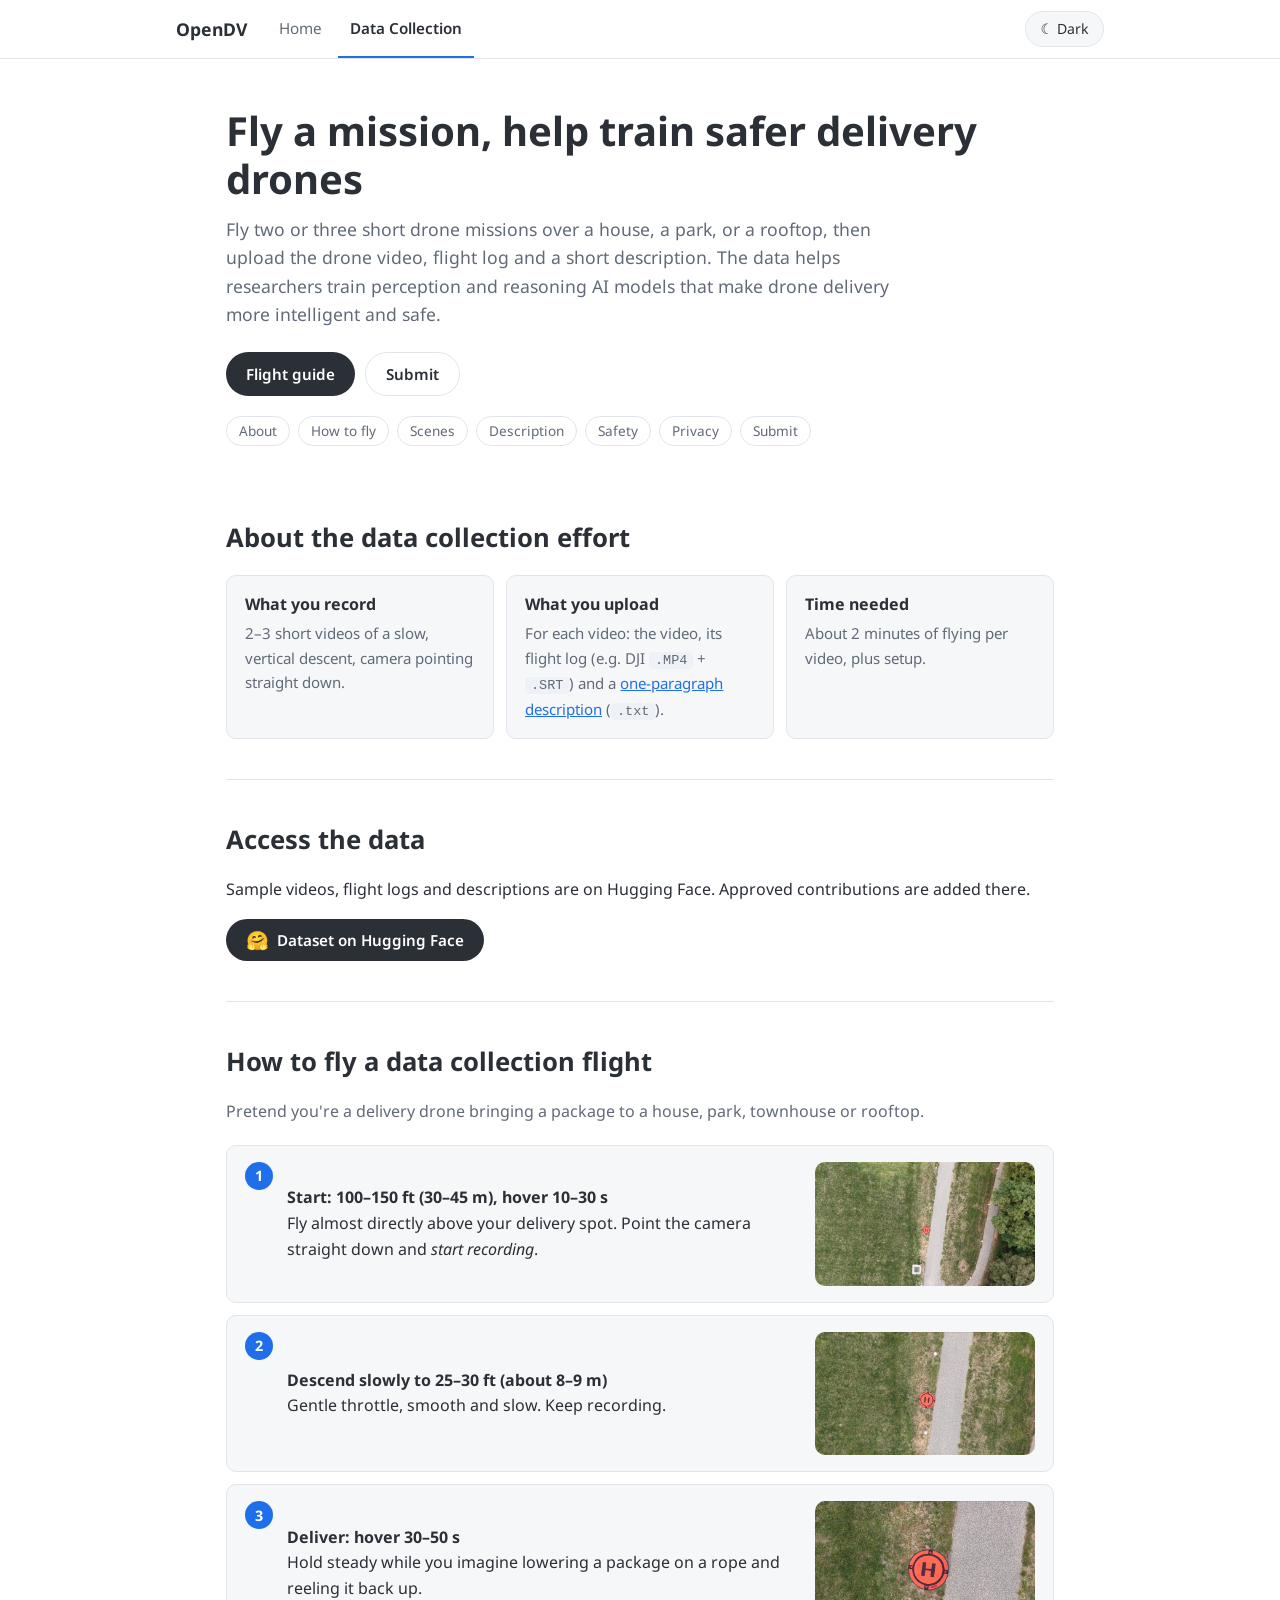
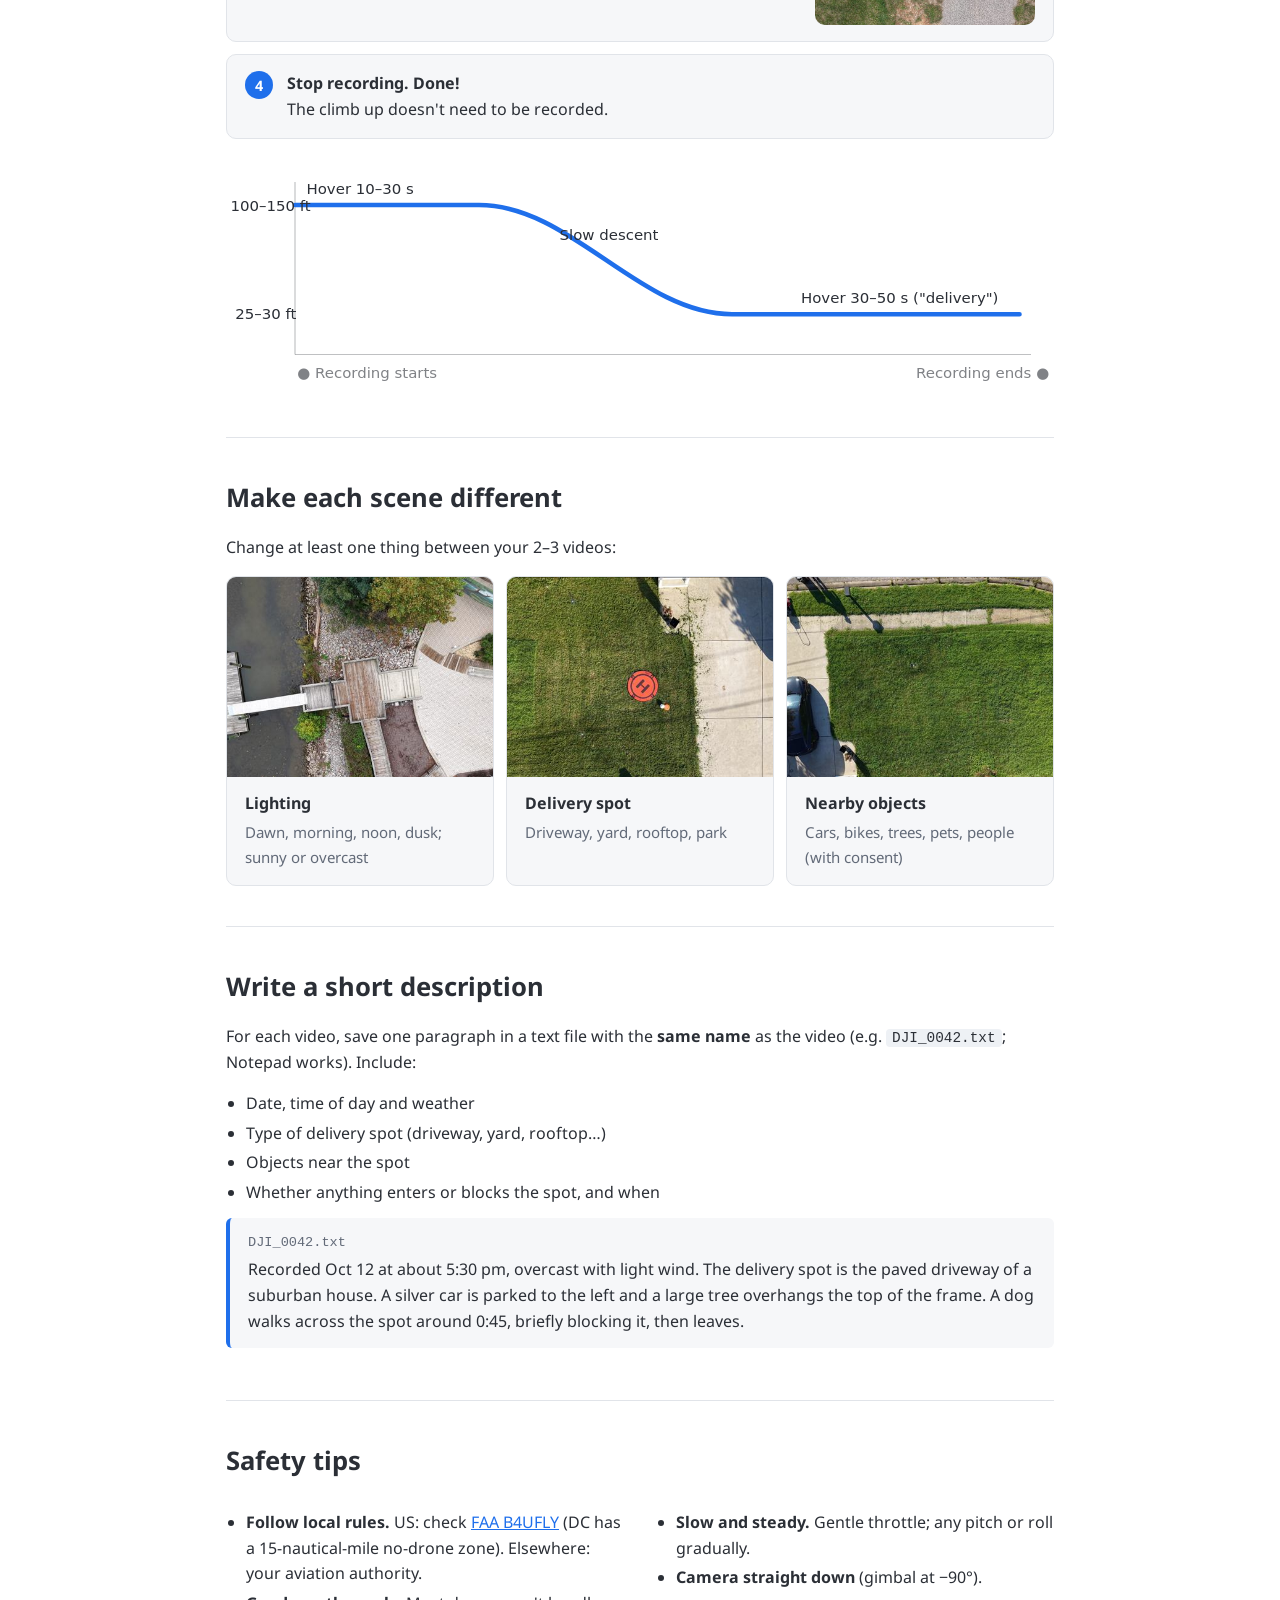
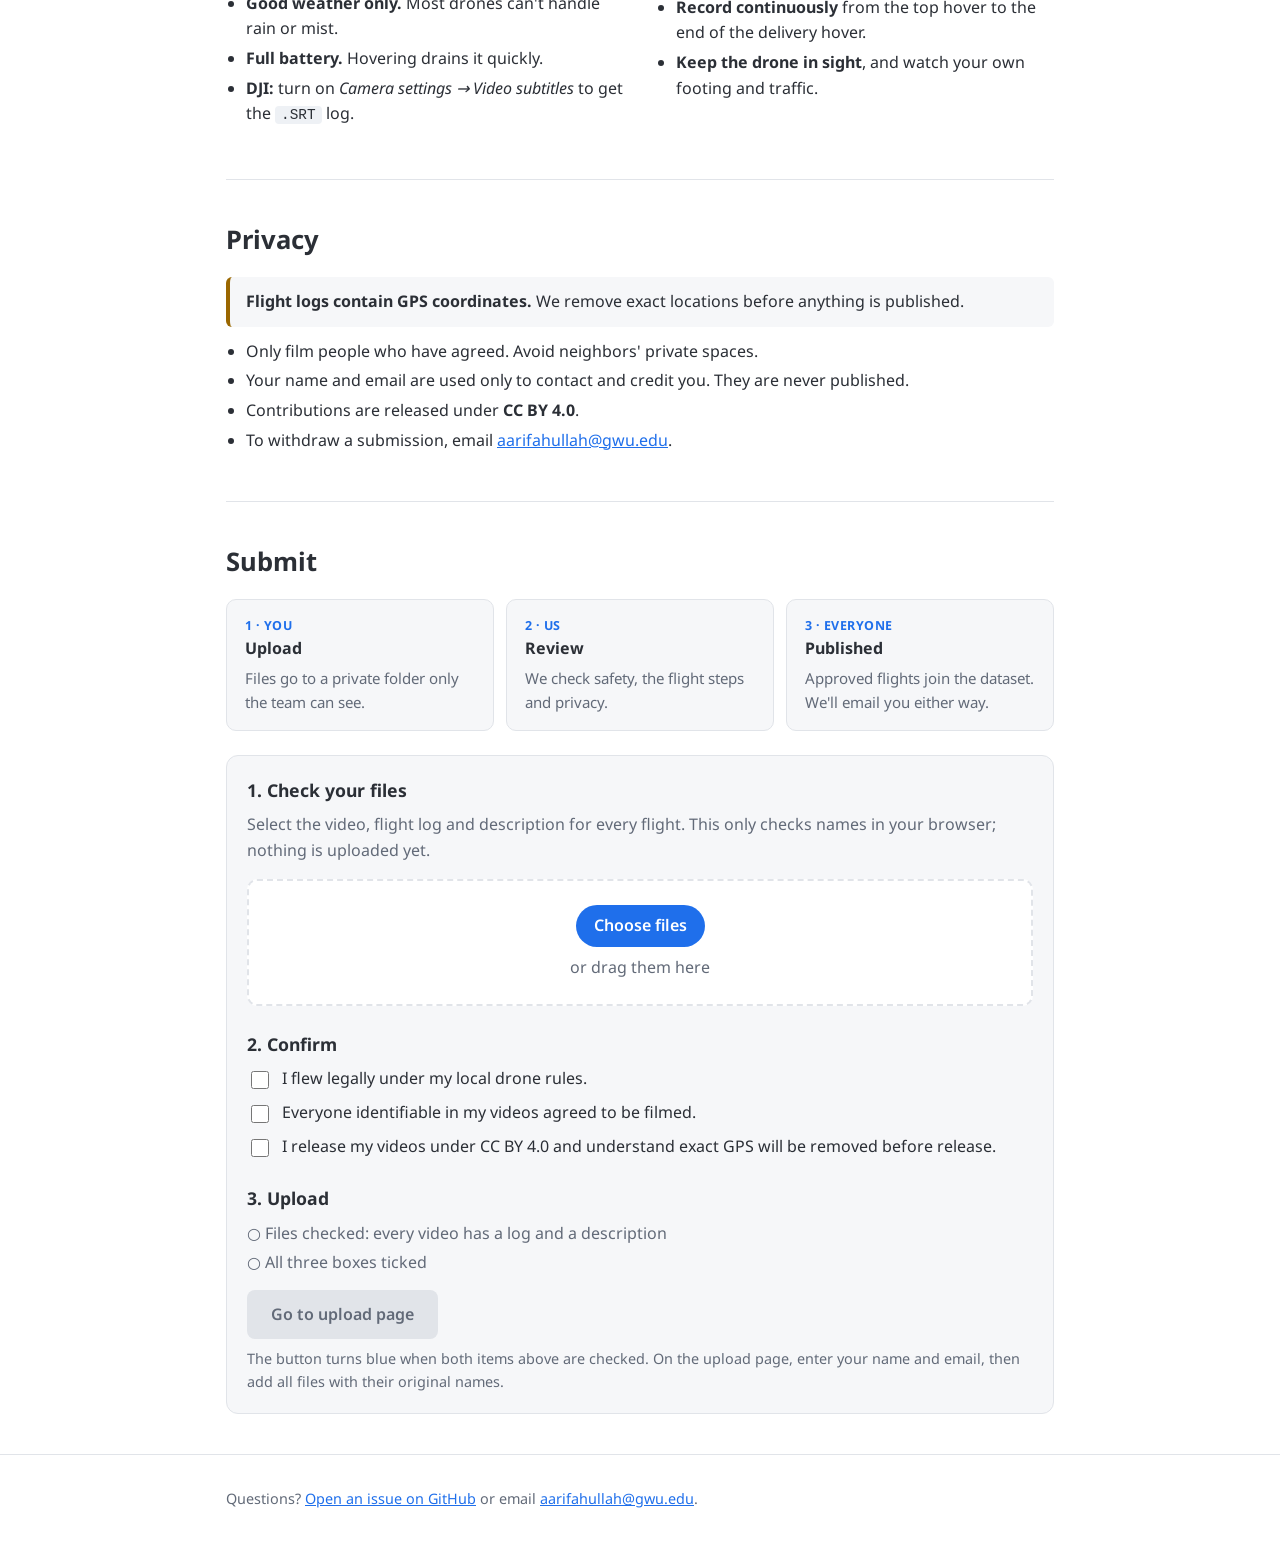
<file: docs/collect.html>
<!doctype html>
<html lang="en">
<head>
<meta charset="utf-8">
<meta name="viewport" content="width=device-width, initial-scale=1">
<title>Data Collection · OpenDV</title>
<meta name="description" content="Fly a short simulated drone delivery and contribute the video, flight log and description to OpenDV.">
<link rel="preconnect" href="https://fonts.googleapis.com">
<link rel="preconnect" href="https://fonts.gstatic.com" crossorigin>
<link href="https://fonts.googleapis.com/css2?family=Noto+Sans:wght@400;600;700&display=swap" rel="stylesheet">
<link rel="stylesheet" href="style.css">
<script>try { const t = localStorage.getItem("theme"); if (t) document.documentElement.dataset.theme = t; } catch (e) {}</script>
<style>
  .hero { padding: 48px 0 32px; }
  .hero h1 { font-size: clamp(1.8rem, 4.5vw, 2.5rem); line-height: 1.2; margin: 0 0 12px; }
  .hero p { color: var(--muted); font-size: 1.1rem; margin: 0; max-width: 680px; }
  .hero .pills { justify-content: flex-start; }
  .jump { display: flex; flex-wrap: wrap; gap: 8px; margin-top: 20px; }
  .jump a { font-size: .85rem; color: var(--muted); text-decoration: none; border: 1px solid var(--border);
    border-radius: 999px; padding: 3px 12px; }
  .jump a:hover { color: var(--text); border-color: var(--accent); }

  .steps { list-style: none; padding: 0; margin: 20px 0; display: grid; gap: 12px; counter-reset: s; }
  .steps li { background: var(--surface); border: 1px solid var(--border); border-radius: 10px;
    padding: 16px 18px 16px 60px; position: relative; counter-increment: s; }
  .steps li::before { content: counter(s); position: absolute; left: 18px; top: 16px; width: 28px; height: 28px;
    border-radius: 50%; background: var(--accent); color: #fff; font-weight: 700; display: grid; place-items: center; font-size: .9rem; }
  .steps strong { display: block; }
  .steps li.has-img { display: grid; grid-template-columns: 1fr 220px; gap: 16px; align-items: center; }
  @media (max-width: 620px) { .steps li.has-img { grid-template-columns: 1fr; } }
  .profile { width: 100%; height: auto; }

  .scene { padding: 0; overflow: hidden; }
  .scene .media { aspect-ratio: 4 / 3; border-radius: 0; }
  .scene .body { padding: 14px 18px 16px; }

  .example { border-left: 4px solid var(--accent); background: var(--surface); padding: 14px 18px; border-radius: 6px; margin: 12px 0; }
  .example .file { font-family: ui-monospace, monospace; font-size: .85rem; color: var(--muted); display: block; margin-bottom: 4px; }
  .note { border-left: 4px solid var(--warn); background: var(--surface); padding: 12px 16px; border-radius: 6px; margin: 12px 0; }
  .two { display: grid; grid-template-columns: repeat(auto-fit, minmax(300px, 1fr)); gap: 8px 32px; }

  .flow { display: grid; grid-template-columns: repeat(auto-fit, minmax(180px, 1fr)); gap: 12px; margin: 16px 0 24px; }
  .flow .n { font-size: .78rem; color: var(--accent); font-weight: 700; letter-spacing: .04em; text-transform: uppercase; }

  .panel { background: var(--surface); border: 1px solid var(--border); border-radius: 12px; padding: 20px; }
  .panel h3:first-child { margin-top: 0; }
  .drop { display: block; border: 2px dashed var(--border); border-radius: 10px; padding: 24px 16px; text-align: center;
    cursor: pointer; background: var(--bg); }
  .drop.over, .drop:hover { border-color: var(--accent); }
  .drop input { position: absolute; width: 1px; height: 1px; opacity: 0; }
  .drop:focus-within { outline: 3px solid var(--accent); outline-offset: 2px; }
  .drop .pick { display: inline-block; background: var(--accent); color: #fff; font-weight: 600;
    padding: 8px 18px; border-radius: 999px; margin-bottom: 8px; }
  table { width: 100%; border-collapse: collapse; margin-top: 14px; font-size: .9rem; }
  th, td { text-align: left; padding: 8px 6px; border-bottom: 1px solid var(--border); word-break: break-all; }
  .ok { color: var(--ok); font-weight: 600; } .bad { color: var(--bad); font-weight: 600; }
  label.check { display: flex; gap: 10px; align-items: flex-start; margin: 8px 0; }
  label.check input { margin-top: 5px; width: 18px; height: 18px; }
  .status { list-style: none; padding: 0; margin: 0 0 14px; }
  .status li { margin: 4px 0; color: var(--muted); }
  .status li::before { content: "○ "; }
  .status li.done { color: var(--ok); }
  .status li.done::before { content: "✓ "; }
  .upload { display: inline-block; background: var(--accent); color: #fff; padding: 12px 24px; border-radius: 8px;
    font-weight: 600; text-decoration: none; }
  .upload[aria-disabled="true"] { background: var(--border); color: var(--muted); pointer-events: none; }
</style>
</head>
<body>
<header class="topbar">
  <div class="wrap">
    <a class="brand" href="index.html">OpenDV</a>
    <a class="tab" href="index.html">Home</a>
    <a class="tab" href="collect.html" aria-current="page">Data Collection</a>
    <button class="theme-toggle" id="theme-toggle" type="button">◐ Theme</button>
  </div>
</header>

<main class="wrap narrow">
  <div class="hero">
    <h1>Fly a mission, help train safer delivery drones</h1>
    <p>Fly two or three short drone missions over a house, a park, or a rooftop, then upload the drone video, flight log and a short description. The data helps researchers train perception and reasoning AI models that make drone delivery more intelligent and safe.</p>
    <div class="pills">
      <a class="pill" href="#fly">Flight guide</a>
      <a class="pill outline" href="#submit">Submit</a>
    </div>
    <nav class="jump" aria-label="On this page">
      <a href="#about">About</a><a href="#fly">How to fly</a><a href="#diversity">Scenes</a>
      <a href="#describe">Description</a><a href="#safety">Safety</a><a href="#privacy">Privacy</a><a href="#submit">Submit</a>
    </nav>
  </div>

  <section id="about">
    <h2>About the data collection effort</h2>
    <div class="grid">
      <div class="card"><h4>What you record</h4><p>2–3 short videos of a slow, vertical descent, camera pointing straight down.</p></div>
      <div class="card"><h4>What you upload</h4><p>For each video: the video, its flight log (e.g. DJI <code>.MP4</code> + <code>.SRT</code>) and a <a href="#describe">one-paragraph description</a> (<code>.txt</code>).</p></div>
      <div class="card"><h4>Time needed</h4><p>About 2 minutes of flying per video, plus setup.</p></div>
    </div>
  </section>

  <section id="access">
    <h2>Access the data</h2>
    <p>Sample videos, flight logs and descriptions are on Hugging Face. Approved contributions are added there.</p>
    <a class="pill" data-link="dataset" href="#"><span class="hf" aria-hidden="true">🤗</span><span class="label">Dataset on Hugging Face</span></a>
  </section>

  <section id="fly">
    <h2>How to fly a data collection flight</h2>
    <p class="muted">Pretend you're a delivery drone bringing a package to a house, park, townhouse or rooftop.</p>
    <ol class="steps">
      <li class="has-img"><div><strong>Start: 100–150 ft (30–45 m), hover 10–30 s</strong>
        Fly almost directly above your delivery spot. Point the camera straight down and <em>start recording</em>.</div>
        <div class="media"><img src="assets/step-1.jpg" alt="Top-down view from about 30 meters; the delivery spot is small in the frame"></div></li>
      <li class="has-img"><div><strong>Descend slowly to 25–30 ft (about 8–9 m)</strong>
        Gentle throttle, smooth and slow. Keep recording.</div>
        <div class="media"><img src="assets/step-2.jpg" alt="Mid-descent; the delivery spot grows larger in the frame"></div></li>
      <li class="has-img"><div><strong>Deliver: hover 30–50 s</strong>
        Hold steady while you imagine lowering a package on a rope and reeling it back up.</div>
        <div class="media"><img src="assets/step-3.jpg" alt="Close top-down view at delivery height"></div></li>
      <li><strong>Stop recording. Done!</strong>
        The climb up doesn't need to be recorded.</li>
    </ol>
    <svg class="profile" viewBox="0 0 720 200" role="img" aria-label="Flight profile: hover at 100 to 150 feet for 10 to 30 seconds, descend slowly, hover at 25 to 30 feet for 30 to 50 seconds">
      <line x1="60" y1="170" x2="700" y2="170" stroke="currentColor" stroke-opacity=".3"/>
      <line x1="60" y1="20" x2="60" y2="170" stroke="currentColor" stroke-opacity=".3"/>
      <path d="M60 40 H220 C300 40 360 135 440 135 H690" fill="none" stroke="var(--accent)" stroke-width="4" stroke-linecap="round"/>
      <g fill="currentColor" font-size="13" font-family="system-ui, sans-serif">
        <text x="70" y="30">Hover 10–30 s</text>
        <text x="290" y="70">Slow descent</text>
        <text x="500" y="125">Hover 30–50 s ("delivery")</text>
        <text x="4" y="45">100–150 ft</text>
        <text x="8" y="139">25–30 ft</text>
        <text x="62" y="190" fill-opacity=".6">● Recording starts</text>
        <text x="600" y="190" fill-opacity=".6">Recording ends ●</text>
      </g>
    </svg>
  </section>

  <section id="diversity">
    <h2>Make each scene different</h2>
    <p>Change at least one thing between your 2–3 videos:</p>
    <div class="grid" data-media-group>
      <div class="card scene"><div class="media"><img src="assets/scene-1.jpg" alt="Sample scene in midday light"></div>
        <div class="body"><h4>Lighting</h4><p>Dawn, morning, noon, dusk; sunny or overcast</p></div></div>
      <div class="card scene"><div class="media"><img src="assets/scene-2.jpg" alt="Sample scene with a different delivery spot"></div>
        <div class="body"><h4>Delivery spot</h4><p>Driveway, yard, rooftop, park</p></div></div>
      <div class="card scene"><div class="media"><img src="assets/scene-3.jpg" alt="Sample scene with objects near the delivery spot"></div>
        <div class="body"><h4>Nearby objects</h4><p>Cars, bikes, trees, pets, people (with consent)</p></div></div>
    </div>
  </section>

  <section id="describe">
    <h2>Write a short description</h2>
    <p>For each video, save one paragraph in a text file with the <strong>same name</strong> as the video (e.g. <code>DJI_0042.txt</code>; Notepad works). Include:</p>
    <ul class="tight">
      <li>Date, time of day and weather</li>
      <li>Type of delivery spot (driveway, yard, rooftop…)</li>
      <li>Objects near the spot</li>
      <li>Whether anything enters or blocks the spot, and when</li>
    </ul>
    <div class="example">
      <span class="file">DJI_0042.txt</span>
      Recorded Oct 12 at about 5:30 pm, overcast with light wind. The delivery spot is the paved driveway of a suburban house. A silver car is parked to the left and a large tree overhangs the top of the frame. A dog walks across the spot around 0:45, briefly blocking it, then leaves.
    </div>
  </section>

  <section id="safety">
    <h2>Safety tips</h2>
    <div class="two">
      <ul class="tight">
        <li><strong>Follow local rules.</strong> US: check <a href="https://www.faa.gov/uas/getting_started/b4ufly">FAA B4UFLY</a> (DC has a 15-nautical-mile no-drone zone). Elsewhere: your aviation authority.</li>
        <li><strong>Good weather only.</strong> Most drones can't handle rain or mist.</li>
        <li><strong>Full battery.</strong> Hovering drains it quickly.</li>
        <li><strong>DJI:</strong> turn on <em>Camera settings → Video subtitles</em> to get the <code>.SRT</code> log.</li>
      </ul>
      <ul class="tight">
        <li><strong>Slow and steady.</strong> Gentle throttle; any pitch or roll gradually.</li>
        <li><strong>Camera straight down</strong> (gimbal at −90°).</li>
        <li><strong>Record continuously</strong> from the top hover to the end of the delivery hover.</li>
        <li><strong>Keep the drone in sight</strong>, and watch your own footing and traffic.</li>
      </ul>
    </div>
  </section>

  <section id="privacy">
    <h2>Privacy</h2>
    <div class="note"><strong>Flight logs contain GPS coordinates.</strong> We remove exact locations before anything is published.</div>
    <ul class="tight">
      <li>Only film people who have agreed. Avoid neighbors' private spaces.</li>
      <li>Your name and email are used only to contact and credit you. They are never published.</li>
      <li>Contributions are released under <strong>CC BY 4.0</strong>.</li>
      <li>To withdraw a submission, email <a href="mailto:aarifahullah@gwu.edu">aarifahullah@gwu.edu</a>.</li>
    </ul>
  </section>

  <section id="submit">
    <h2>Submit</h2>
    <div class="flow">
      <div class="card"><div class="n">1 · You</div><h4>Upload</h4><p>Files go to a private folder only the team can see.</p></div>
      <div class="card"><div class="n">2 · Us</div><h4>Review</h4><p>We check safety, the flight steps and privacy.</p></div>
      <div class="card"><div class="n">3 · Everyone</div><h4>Published</h4><p>Approved flights join the dataset. We'll email you either way.</p></div>
    </div>

    <div class="panel">
      <h3>1. Check your files</h3>
      <p class="muted" style="margin-top:0">Select the video, flight log and description for every flight. This only checks names in your browser; nothing is uploaded yet.</p>
      <label class="drop" id="drop">
        <input type="file" id="files" multiple accept=".mp4,.mov,.srt,.txt">
        <span class="pick">Choose files</span><br>
        <span class="muted">or drag them here</span>
      </label>
      <div id="result" aria-live="polite"></div>

      <h3>2. Confirm</h3>
      <label class="check"><input type="checkbox" class="agree"> I flew legally under my local drone rules.</label>
      <label class="check"><input type="checkbox" class="agree"> Everyone identifiable in my videos agreed to be filmed.</label>
      <label class="check"><input type="checkbox" class="agree"> I release my videos under CC BY 4.0 and understand exact GPS will be removed before release.</label>

      <h3>3. Upload</h3>
      <ul class="status">
        <li id="st-files">Files checked: every video has a log and a description</li>
        <li id="st-boxes">All three boxes ticked</li>
      </ul>
      <a class="upload" id="upload" target="_blank" rel="noopener" aria-disabled="true">Go to upload page</a>
      <p class="muted" id="hint" style="font-size:.9rem;margin:8px 0 0">The button turns blue when both items above are checked. On the upload page, enter your name and email, then add all files with their original names.</p>
    </div>
  </section>
</main>

<footer>
  <div class="wrap narrow">Questions? <a data-link="github" href="#">Open an issue on GitHub</a> or email <a href="mailto:aarifahullah@gwu.edu">aarifahullah@gwu.edu</a>.</div>
</footer>

<script src="site.js"></script>
<script>
  const VIDEO = /\.(mp4|mov)$/i, LOG = /\.srt$/i, DESC = /\.txt$/i;
  const input = document.getElementById("files"), drop = document.getElementById("drop");
  const result = document.getElementById("result"), btn = document.getElementById("upload");
  const hint = document.getElementById("hint"), boxes = [...document.querySelectorAll(".agree")];
  let filesOk = false;

  const stem = n => n.replace(/\.[^.]+$/, "").toLowerCase();
  const esc = s => s.replace(/[&<>"]/g, c => ({ "&": "&amp;", "<": "&lt;", ">": "&gt;", '"': "&quot;" }[c]));
  const mb = b => (b / 1048576).toFixed(0) + " MB";
  const cell = (f, label) => f ? esc(f.name) : `<span class="bad">Missing ${label}</span>`;

  function check(list) {
    const files = [...list];
    const byStem = new Map();
    const other = [];
    for (const f of files) {
      const kind = VIDEO.test(f.name) ? "video" : LOG.test(f.name) ? "log" : DESC.test(f.name) ? "desc" : null;
      if (!kind) { other.push(f); continue; }
      const k = stem(f.name);
      if (!byStem.has(k)) byStem.set(k, {});
      byStem.get(k)[kind] = f;
    }

    let rows = "", problems = 0, videos = 0;
    for (const g of byStem.values()) {
      if (g.video) videos++;
      const ok = g.video && g.log && g.desc;
      if (!ok) problems++;
      rows += `<tr><td>${g.video ? `${esc(g.video.name)} <span class="muted">(${mb(g.video.size)})</span>` : cell(null, "video")}</td>
        <td>${cell(g.log, "log")}</td><td>${cell(g.desc, "description")}</td>
        <td class="${ok ? "ok" : "bad"}">${ok ? "✓" : "✗"}</td></tr>`;
    }

    let msg;
    if (!videos) { msg = `<p class="bad">No video files found.</p>`; problems++; }
    else if (problems) msg = `<p class="bad">${problems} flight(s) are missing a file. Each video needs a <code>.SRT</code> log and a <code>.txt</code> description with the same name.</p>`;
    else msg = `<p class="ok">All ${videos} flight(s) have a video, log and description.</p>`;
    if (other.length) msg += `<p class="muted">Ignored: ${other.map(f => esc(f.name)).join(", ")}</p>`;

    result.innerHTML = msg + (rows ? `<table><thead><tr><th>Video</th><th>Flight log</th><th>Description</th><th></th></tr></thead><tbody>${rows}</tbody></table>` : "");
    filesOk = problems === 0;
    update();
  }

  function update() {
    const boxesOk = boxes.every(b => b.checked);
    document.getElementById("st-files").classList.toggle("done", filesOk);
    document.getElementById("st-boxes").classList.toggle("done", boxesOk);
    const ready = filesOk && boxesOk && !!LINKS.upload;
    btn.setAttribute("aria-disabled", String(!ready));
    if (ready) btn.href = LINKS.upload; else btn.removeAttribute("href");
    if (filesOk && boxesOk && !LINKS.upload) hint.textContent = "The upload link isn't available yet. Please check back soon.";
  }

  input.addEventListener("change", () => check(input.files));
  boxes.forEach(b => b.addEventListener("change", update));
  ["dragenter", "dragover"].forEach(e => drop.addEventListener(e, ev => { ev.preventDefault(); drop.classList.add("over"); }));
  ["dragleave", "drop"].forEach(e => drop.addEventListener(e, ev => { ev.preventDefault(); drop.classList.remove("over"); }));
  drop.addEventListener("drop", ev => check(ev.dataTransfer.files));
</script>
</body>
</html>
</file>
<file: docs/style.css>
/* Shared styles for the OpenDV site (home + data collection). */
:root {
  --bg: #ffffff; --surface: #f6f7f9; --text: #2b2f36; --muted: #626a78;
  --border: #e1e4e9; --accent: #1f6feb; --pill: #2b2f36; --pill-text: #ffffff;
  --ok: #1a7f37; --warn: #9a6700; --bad: #cf222e; --code: #eef1f5;
}
@media (prefers-color-scheme: dark) {
  :root:not([data-theme="light"]) {
    --bg: #0f1216; --surface: #171b21; --text: #e6e9ee; --muted: #9aa3b2;
    --border: #2a313b; --accent: #4c8dff; --pill: #e6e9ee; --pill-text: #0f1216;
    --ok: #3fb950; --warn: #d29922; --bad: #f85149; --code: #212730;
  }
}
:root[data-theme="dark"] {
  --bg: #0f1216; --surface: #171b21; --text: #e6e9ee; --muted: #9aa3b2;
  --border: #2a313b; --accent: #4c8dff; --pill: #e6e9ee; --pill-text: #0f1216;
  --ok: #3fb950; --warn: #d29922; --bad: #f85149; --code: #212730;
}

* { box-sizing: border-box; }
body { margin: 0; background: var(--bg); color: var(--text);
  font: 16px/1.6 "Noto Sans", system-ui, -apple-system, "Segoe UI", Roboto, sans-serif; }
a { color: var(--accent); }
.wrap { max-width: 960px; margin: 0 auto; padding: 0 16px; }
.wrap.narrow { max-width: 860px; }
.muted { color: var(--muted); }
code { background: var(--code); padding: 1px 6px; border-radius: 4px; font-size: .9em; }
:focus-visible { outline: 3px solid var(--accent); outline-offset: 2px; }

/* Top bar with tabs */
.topbar { border-bottom: 1px solid var(--border); position: sticky; top: 0; background: var(--bg); z-index: 10; }
.topbar .wrap { display: flex; align-items: center; gap: 4px; min-height: 56px; flex-wrap: wrap; }
.brand { font-weight: 700; font-size: 1.1rem; color: var(--text); text-decoration: none; margin-right: 16px; }
.tab { color: var(--muted); text-decoration: none; padding: 16px 12px; border-bottom: 2px solid transparent; font-size: .95rem; }
.tab:hover { color: var(--text); }
.tab[aria-current="page"] { color: var(--text); border-bottom-color: var(--accent); font-weight: 600; }
.theme-toggle { margin-left: auto; background: var(--surface); color: var(--text); border: 1px solid var(--border);
  border-radius: 999px; padding: 6px 14px; font: inherit; font-size: .88rem; cursor: pointer; }
.theme-toggle:hover { border-color: var(--accent); }

/* Pill buttons (OpenVLA-style link row) */
.pills { display: flex; gap: 10px; flex-wrap: wrap; justify-content: center; margin: 24px 0 8px; }
.pill { display: inline-flex; align-items: center; gap: 8px; background: var(--pill); color: var(--pill-text);
  padding: 9px 20px; border-radius: 999px; text-decoration: none; font-weight: 600; font-size: .95rem; border: 0; }
.pill svg { width: 18px; height: 18px; }
.pill .hf { font-size: 1.15rem; line-height: 1; }
.pill.soon, .pill[aria-disabled="true"] { opacity: .45; pointer-events: none; }
.pill.outline { background: transparent; color: var(--text); border: 1px solid var(--border); }

/* Sections */
section { padding: 40px 0; scroll-margin-top: 56px; }
section + section { border-top: 1px solid var(--border); }
h2 { font-size: 1.6rem; margin: 0 0 16px; }
.center { text-align: center; }
h3 { font-size: 1.1rem; margin: 24px 0 8px; }
.grid { display: grid; grid-template-columns: repeat(auto-fit, minmax(230px, 1fr)); gap: 12px; }
.card { background: var(--surface); border: 1px solid var(--border); border-radius: 10px; padding: 16px 18px; }
.card h4 { margin: 0 0 4px; font-size: 1rem; }
.card p { margin: 0; color: var(--muted); font-size: .94rem; }
ul.tight { padding-left: 20px; margin: 8px 0; }
ul.tight li { margin: 4px 0; }

/* Media; missing files are hidden or shown as "coming soon" by site.js */
.media { position: relative; border-radius: 10px; overflow: hidden; background: var(--code); aspect-ratio: 16 / 9; }
.media img, .media video { width: 100%; height: 100%; object-fit: cover; display: block; }
.media.soon img, .media.soon video { visibility: hidden; }
.media.soon::after { content: "Video coming soon"; position: absolute; inset: 0; display: grid; place-items: center;
  color: var(--muted); font-size: .9rem; }
figure { margin: 0; }
figcaption { color: var(--muted); font-size: .9rem; margin-top: 8px; }

footer { padding: 32px 0 48px; color: var(--muted); font-size: .9rem; border-top: 1px solid var(--border); }
</file>
